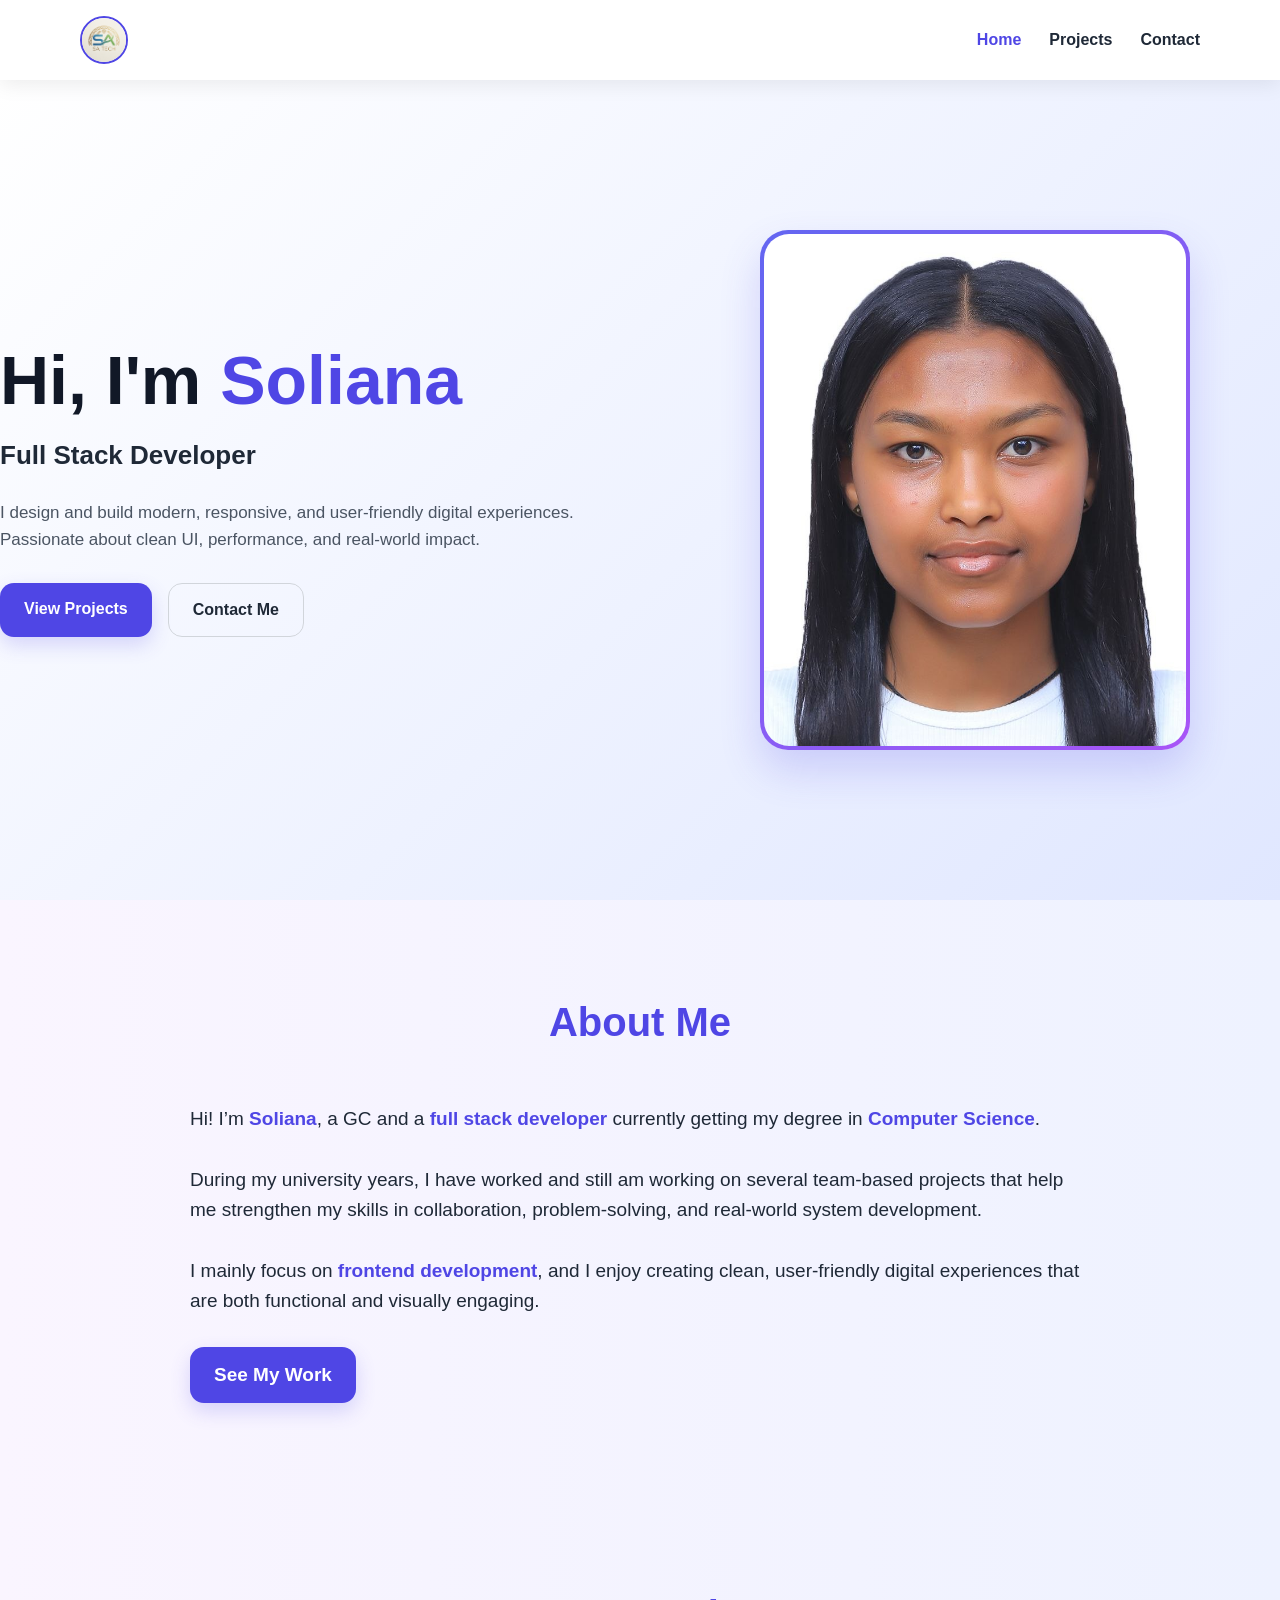
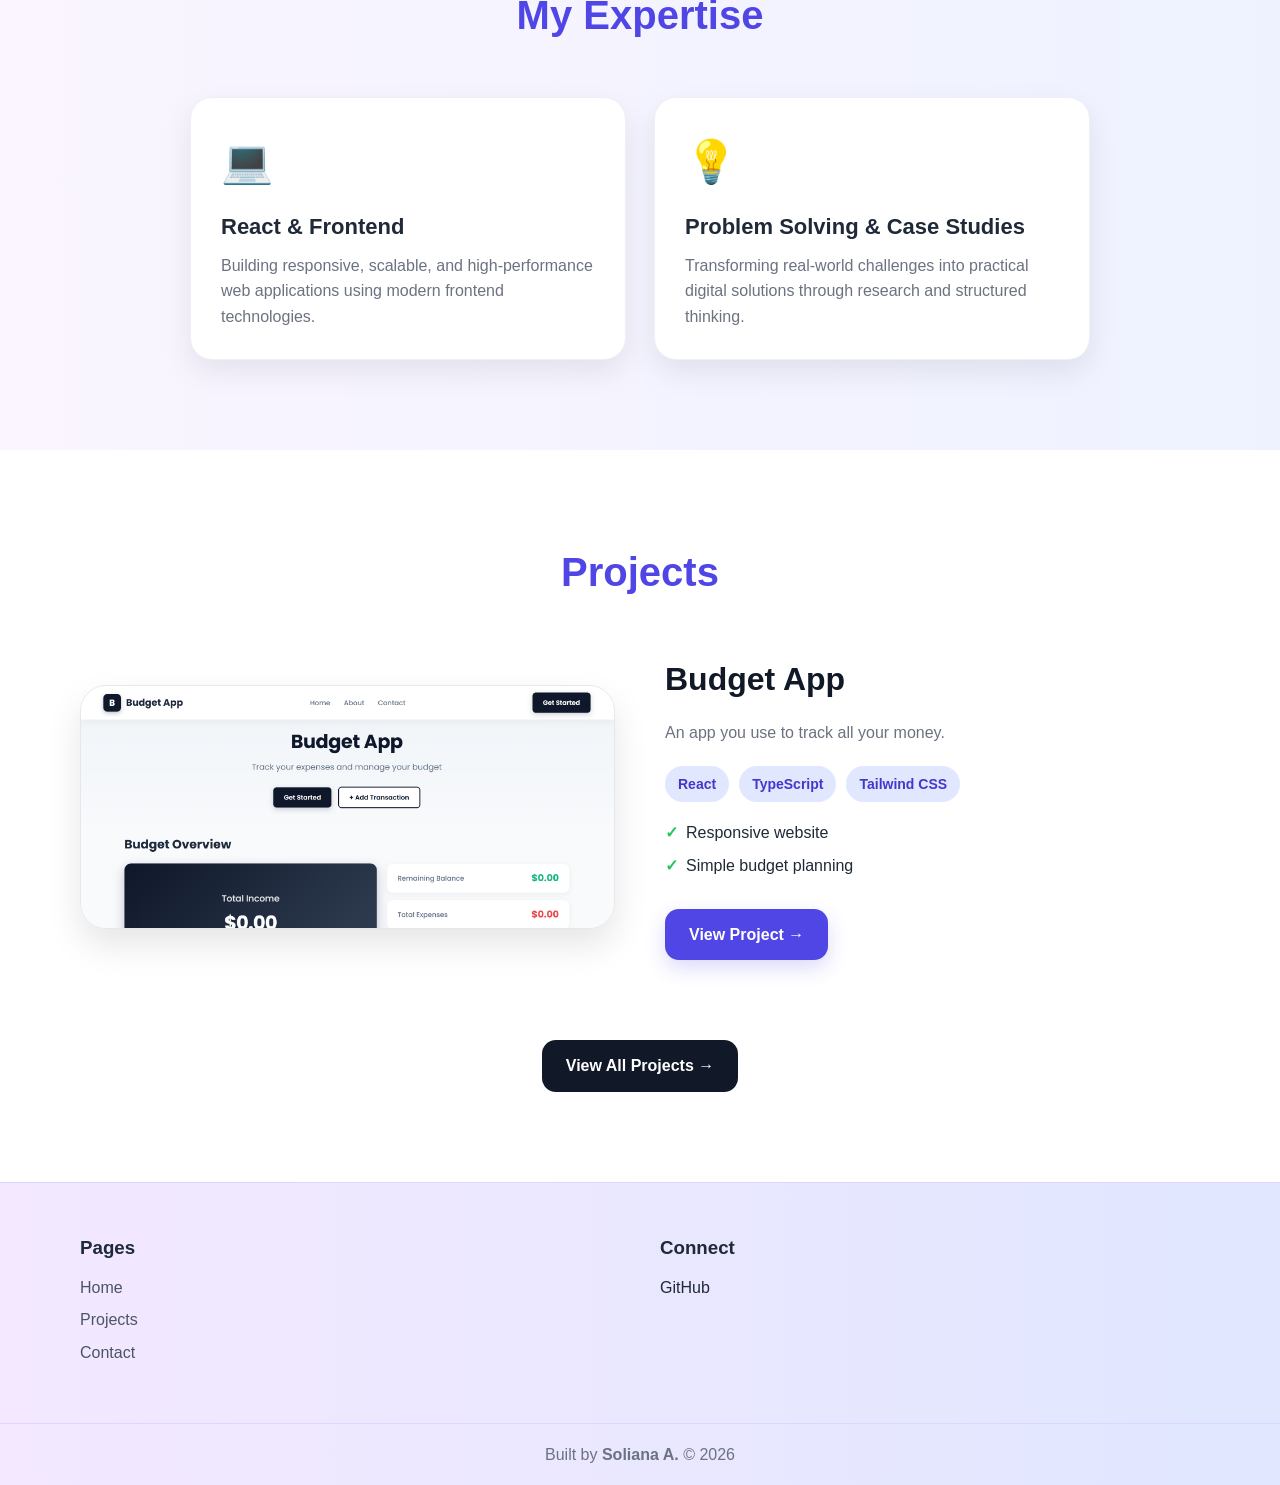
<file: Module02/Day5/portfolio-html/index.html>
<!DOCTYPE html>
<html lang="en">
<head>
<meta charset="UTF-8">
<meta name="viewport" content="width=device-width,initial-scale=1.0">
<title>Soliana | Full Stack Developer</title>
<link rel="stylesheet" href="style.css">
</head>
<body>
<header>
<div class="container navbar">
<a href="index.html">
<img class="logo" src="assets/SAlogo.jpg" alt="Soliana logo">
</a>
<nav>
<ul class="nav-links">
<li>
<a class="active" href="index.html">Home</a>
</li>
<li>
<a href="projects.html">Projects</a>
</li>
<li>
<a href="contact.html">Contact</a>
</li>
</ul>
</nav>
<button class="menu-btn" aria-label="Open menu">☰</button>
</div>
<div class="mobile-menu">
<a href="index.html">Home</a>
<a href="projects.html">Projects</a>
<a href="contact.html">Contact</a>
</div>
</header>
<main>
<section id="home" class="hero">
<div class="container" style="display:contents">
<div class="fade">
<h1>Hi, I'm <span>Soliana</span>
</h1>
<h2>Full Stack Developer</h2>
<p>I design and build modern, responsive, and user-friendly digital experiences. Passionate about clean UI, performance, and real-world impact.</p>
<div class="buttons">
<a class="btn btn-primary" href="#projects">View Projects</a>
<a class="btn btn-outline" href="contact.html">Contact Me</a>
</div>
</div>
<div class="hero-image-wrap fade">
<img class="hero-image" src="assets/idphoto.jpg" alt="Soliana">
</div>
</div>
</section>
<section id="about" class="section soft">
<div class="container">
<h2 class="section-title">About Me</h2>
<div class="about-text">
<p>Hi! I’m <strong>Soliana</strong>, a GC and a <strong>full stack developer</strong> currently getting my degree in <strong>Computer Science</strong>.</p>
<br>
<p>During my university years, I have worked and still am working on several team-based projects that help me strengthen my skills in collaboration, problem-solving, and real-world system development.</p>
<br>
<p>I mainly focus on <strong>frontend development</strong>, and I enjoy creating clean, user-friendly digital experiences that are both functional and visually engaging.</p>
<div class="buttons">
<a class="btn btn-primary" href="#projects">See My Work</a>
</div>
</div>
</div>
</section>
<section id="skills" class="section soft">
<div class="container">
<h2 class="section-title">My Expertise</h2>
<div class="skills">
<article class="skill-card">
<div class="skill-icon">💻</div>
<h3>React & Frontend</h3>
<p class="muted">Building responsive, scalable, and high-performance web applications using modern frontend technologies.</p>
</article>
<article class="skill-card">
<div class="skill-icon">💡</div>
<h3>Problem Solving & Case Studies</h3>
<p class="muted">Transforming real-world challenges into practical digital solutions through research and structured thinking.</p>
</article>
</div>
</div>
</section>
<section id="projects" class="section">
<div class="container">
<h2 class="section-title">Projects</h2>
<div class="project-row">
<div class="project-image">
<img src="assets/Bimage1.png" alt="Budget App">
</div>
<div class="project-content">
<h3>Budget App</h3>
<p class="muted">An app you use to track all your money.</p>
<div class="tags">
<span class="tag">React</span>
<span class="tag">TypeScript</span>
<span class="tag">Tailwind CSS</span>
</div>
<ul class="features">
<li>Responsive website</li>
<li>Simple budget planning</li>
</ul>
<div class="buttons">
<a class="btn btn-primary" href="budgeting-app.html">View Project →</a>
</div>
</div>
</div>
<div style="text-align:center">
<a class="btn" style="background:#111827;color:#fff" href="projects.html">View All Projects →</a>
</div>
</div>
</section>
</main>
<footer>
<div class="container footer-grid">
<div>
<h3>Pages</h3>
<ul>
<li>
<a href="index.html">Home</a>
</li>
<li>
<a href="projects.html">Projects</a>
</li>
<li>
<a href="contact.html">Contact</a>
</li>
</ul>
</div>
<div>
<h3>Connect</h3>
<a href="https://github.com/Soliana109/IBT-Codeop" target="_blank">GitHub</a>
</div>
</div>
<div class="copyright">Built by <strong>Soliana A.</strong> © 2026</div>
</footer>
<script src="script.js">
</script>
</body>
</html>
</file>
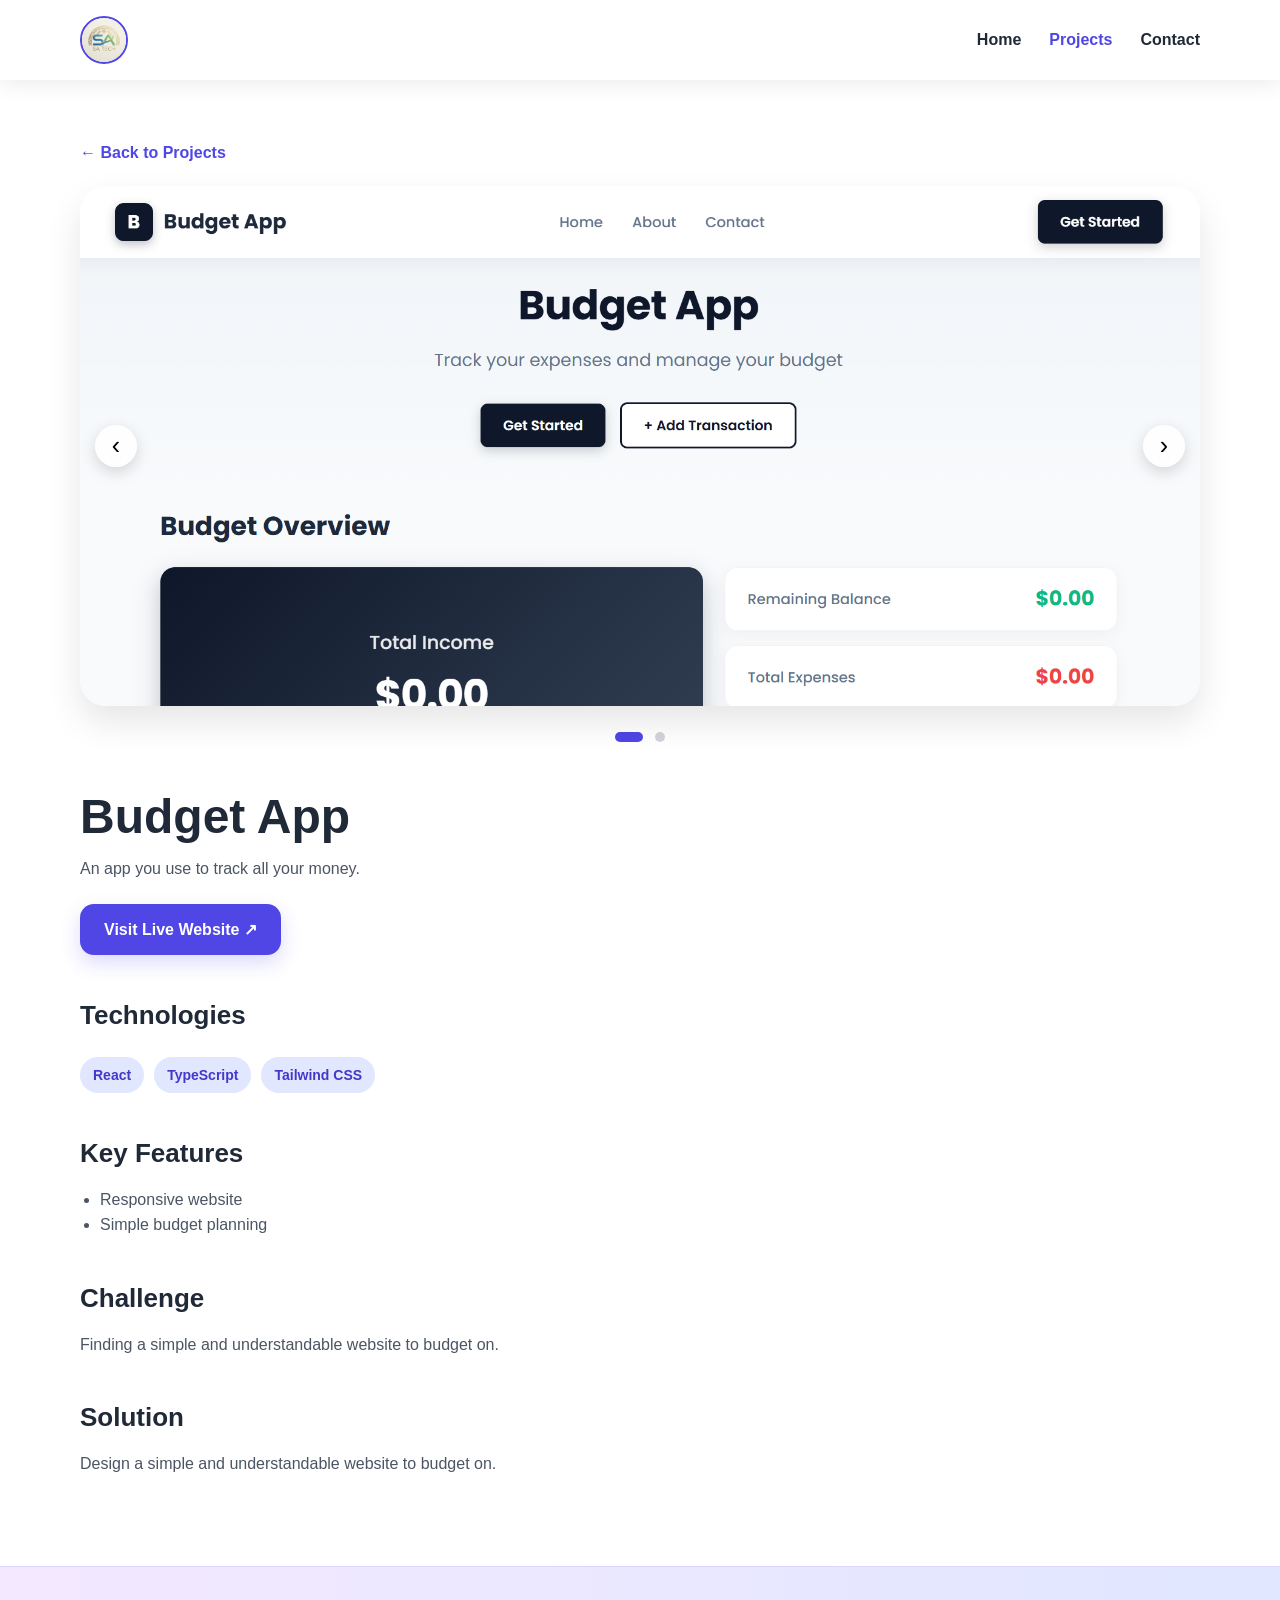
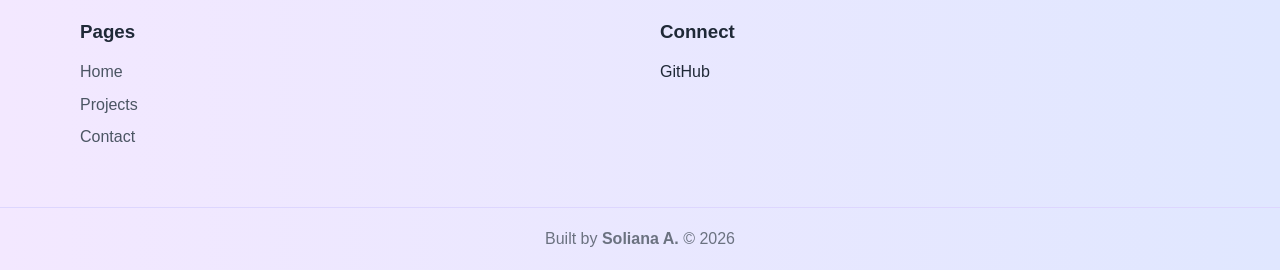
<file: Module02/Day5/portfolio-html/budgeting-app.html>
<!DOCTYPE html>
<html lang="en">
<head>
<meta charset="UTF-8">
<meta name="viewport" content="width=device-width,initial-scale=1.0">
<title>Budget App | Soliana</title>
<link rel="stylesheet" href="style.css">
</head>
<body>
<header>
<div class="container navbar">
<a href="index.html">
<img class="logo" src="assets/SAlogo.jpg" alt="Soliana logo">
</a>
<nav>
<ul class="nav-links">
<li>
<a href="index.html">Home</a>
</li>
<li>
<a class="active" href="projects.html">Projects</a>
</li>
<li>
<a href="contact.html">Contact</a>
</li>
</ul>
</nav>
<button class="menu-btn">☰</button>
</div>
<div class="mobile-menu">
<a href="index.html">Home</a>
<a href="projects.html">Projects</a>
<a href="contact.html">Contact</a>
</div>
</header>
<main>
<section class="container detail">
<a class="back" href="projects.html">← Back to Projects</a>
<div class="gallery">
<button class="arrow left">‹</button>
<div class="gallery-track">
<img src="assets/Bimage1.png" alt="Budget App screenshot 1">
<img src="assets/Bimage2.png" alt="Budget App screenshot 2">
</div>
<button class="arrow right">›</button>
</div>
<div class="dots">
<button class="dot active">
</button>
<button class="dot">
</button>
</div>
<h1>Budget App</h1>
<p>An app you use to track all your money.</p>
<a class="btn btn-primary" style="margin-top:22px" href="https://budget-website-two.vercel.app/" target="_blank">Visit Live Website ↗</a>
<h2>Technologies</h2>
<div class="tags">
<span class="tag">React</span>
<span class="tag">TypeScript</span>
<span class="tag">Tailwind CSS</span>
</div>
<h2>Key Features</h2>
<ul>
<li>Responsive website</li>
<li>Simple budget planning</li>
</ul>
<h2>Challenge</h2>
<p>Finding a simple and understandable website to budget on.</p>
<h2>Solution</h2>
<p>Design a simple and understandable website to budget on.</p>
</section>
</main>
<footer>
<div class="container footer-grid">
<div>
<h3>Pages</h3>
<ul>
<li>
<a href="index.html">Home</a>
</li>
<li>
<a href="projects.html">Projects</a>
</li>
<li>
<a href="contact.html">Contact</a>
</li>
</ul>
</div>
<div>
<h3>Connect</h3>
<a href="https://github.com/Soliana109/IBT-Codeop" target="_blank">GitHub</a>
</div>
</div>
<div class="copyright">Built by <strong>Soliana A.</strong> © 2026</div>
</footer>
<script src="script.js">
</script>
</body>
</html>
</file>
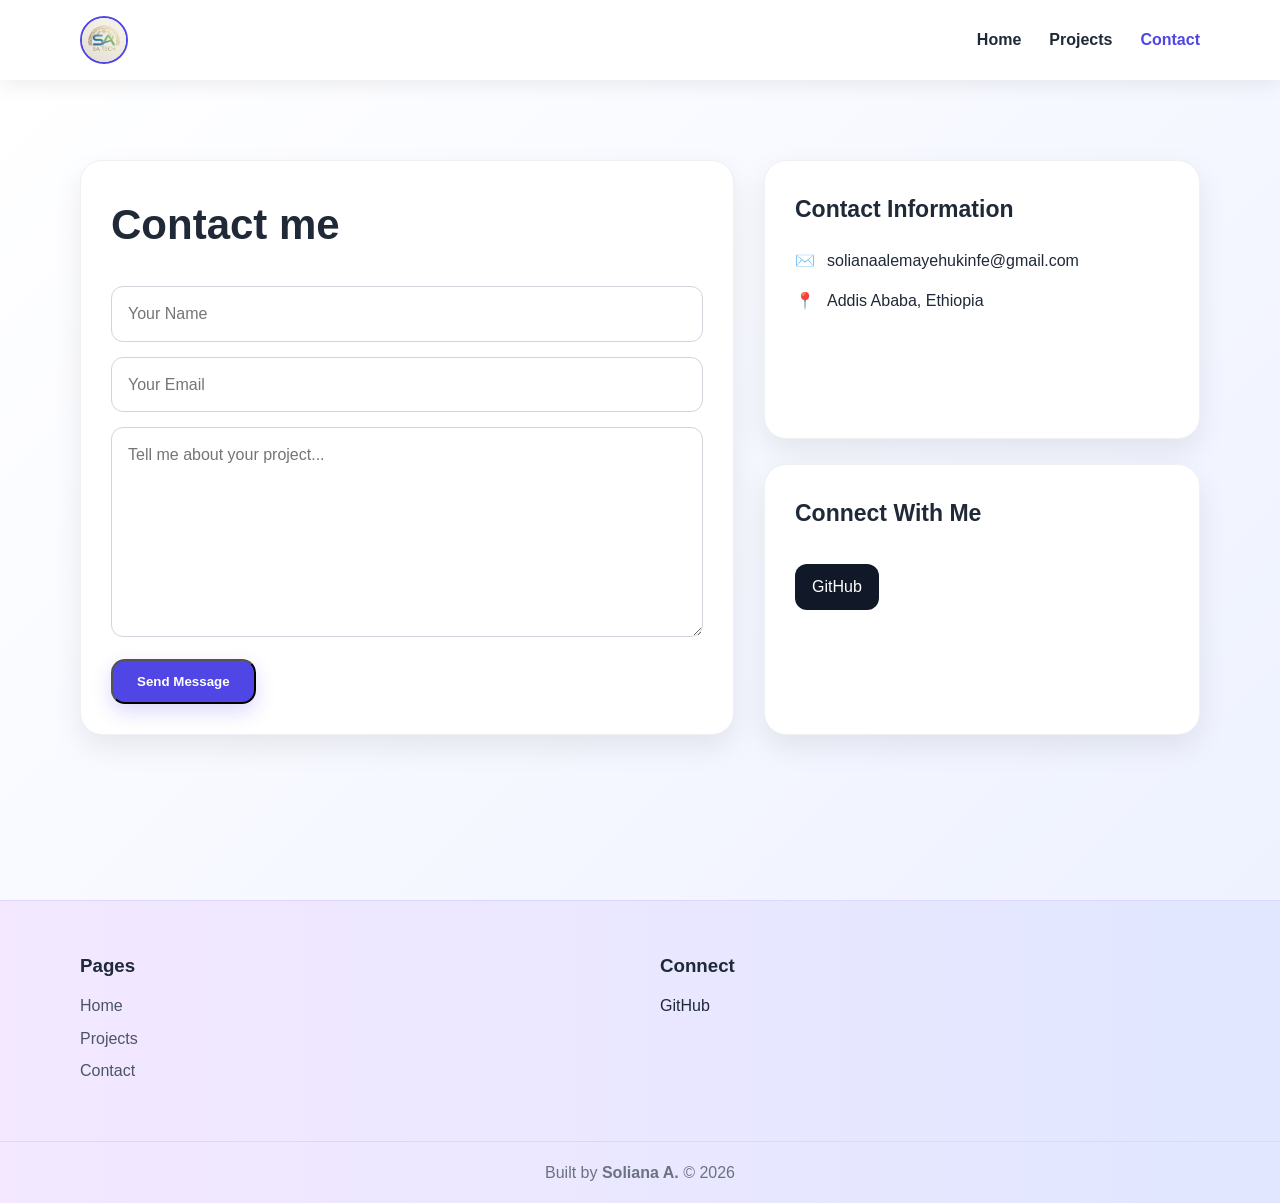
<file: Module02/Day5/portfolio-html/contact.html>
<!DOCTYPE html>
<html lang="en">
<head>
<meta charset="UTF-8">
<meta name="viewport" content="width=device-width,initial-scale=1.0">
<title>Contact | Soliana</title>
<link rel="stylesheet" href="style.css">
</head>
<body>
<header>
<div class="container navbar">
<a href="index.html">
<img class="logo" src="assets/SAlogo.jpg" alt="Soliana logo">
</a>
<nav>
<ul class="nav-links">
<li>
<a href="index.html">Home</a>
</li>
<li>
<a href="projects.html">Projects</a>
</li>
<li>
<a class="active" href="contact.html">Contact</a>
</li>
</ul>
</nav>
<button class="menu-btn">☰</button>
</div>
<div class="mobile-menu">
<a href="index.html">Home</a>
<a href="projects.html">Projects</a>
<a href="contact.html">Contact</a>
</div>
</header>
<main>
<section class="contact-section">
<div class="container contact-grid">
<div class="contact-card">
<h1>Contact me</h1>
<form class="form" action="https://formspree.io/f/xkoaaroz" method="POST">
<input type="text" name="name" placeholder="Your Name" required>
<input type="email" name="email" placeholder="Your Email" required>
<textarea name="message" rows="7" placeholder="Tell me about your project..." required>
</textarea>
<button class="btn btn-primary" type="submit">Send Message</button>
</form>
</div>
<div class="info">
<div class="contact-card">
<h2>Contact Information</h2>
<div class="info-item">✉️ <a href="mailto:solianaalemayehukinfe@gmail.com">solianaalemayehukinfe@gmail.com</a>
</div>
<div class="info-item" style="margin-top:15px">📍 <span>Addis Ababa, Ethiopia</span>
</div>
</div>
<div class="contact-card">
<h2>Connect With Me</h2>
<a class="social-btn" href="https://github.com/Soliana109/IBT-Codeop" target="_blank">GitHub</a>
</div>
</div>
</div>
</section>
</main>
<footer>
<div class="container footer-grid">
<div>
<h3>Pages</h3>
<ul>
<li>
<a href="index.html">Home</a>
</li>
<li>
<a href="projects.html">Projects</a>
</li>
<li>
<a href="contact.html">Contact</a>
</li>
</ul>
</div>
<div>
<h3>Connect</h3>
<a href="https://github.com/Soliana109/IBT-Codeop" target="_blank">GitHub</a>
</div>
</div>
<div class="copyright">Built by <strong>Soliana A.</strong> © 2026</div>
</footer>
<script src="script.js">
</script>
</body>
</html>
</file>
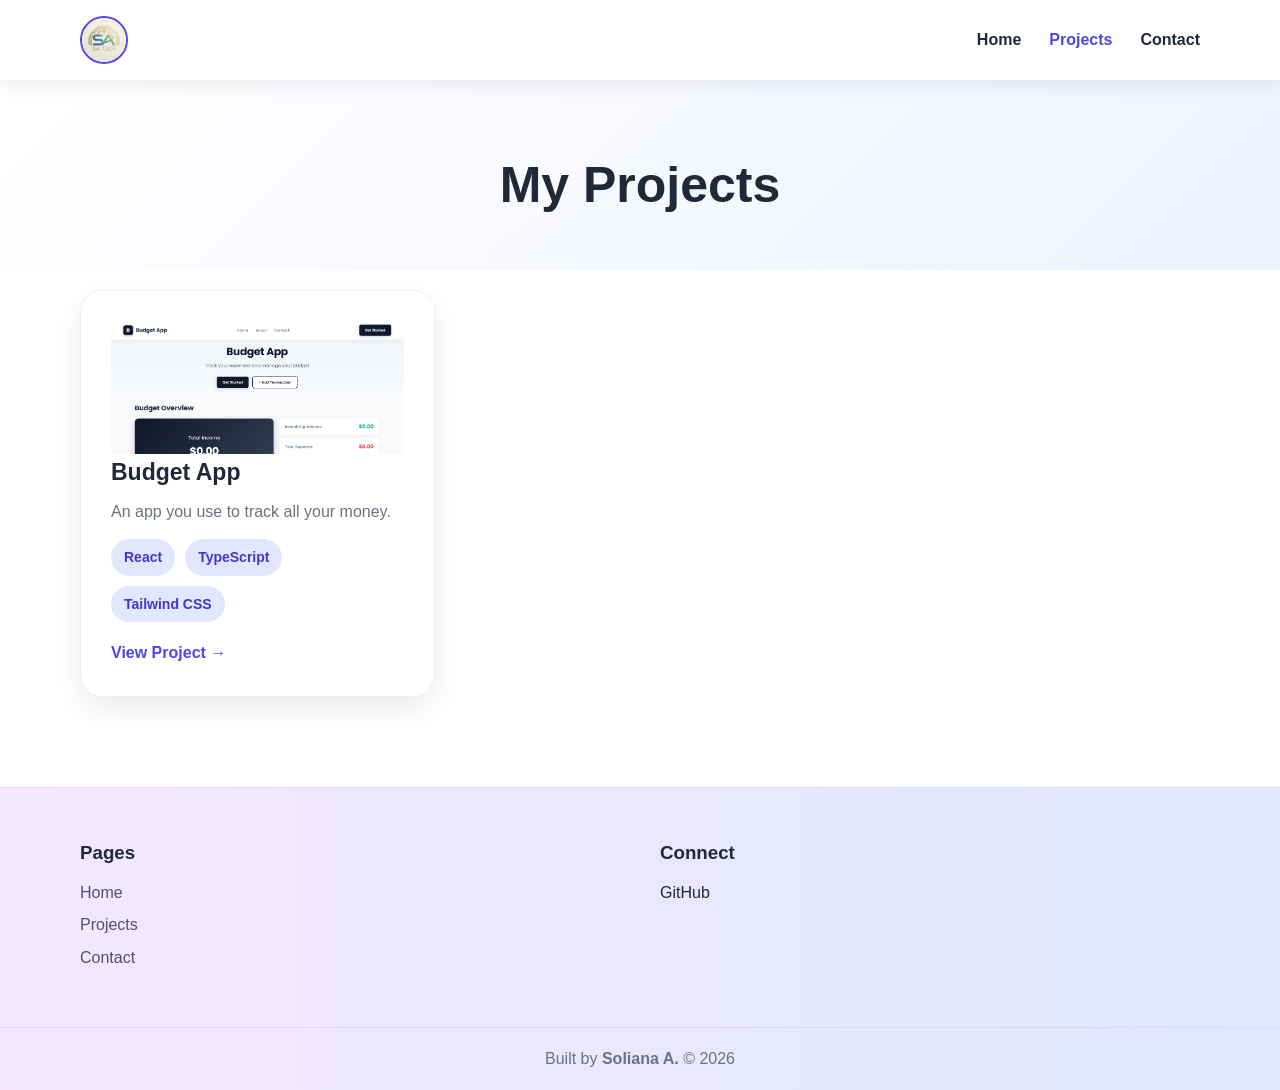
<file: Module02/Day5/portfolio-html/projects.html>
<!DOCTYPE html>
<html lang="en">
<head>
<meta charset="UTF-8">
<meta name="viewport" content="width=device-width,initial-scale=1.0">
<title>Projects | Soliana</title>
<link rel="stylesheet" href="style.css">
</head>
<body>
<header>
<div class="container navbar">
<a href="index.html">
<img class="logo" src="assets/SAlogo.jpg" alt="Soliana logo">
</a>
<nav>
<ul class="nav-links">
<li>
<a href="index.html">Home</a>
</li>
<li>
<a class="active" href="projects.html">Projects</a>
</li>
<li>
<a href="contact.html">Contact</a>
</li>
</ul>
</nav>
<button class="menu-btn">☰</button>
</div>
<div class="mobile-menu">
<a href="index.html">Home</a>
<a href="projects.html">Projects</a>
<a href="contact.html">Contact</a>
</div>
</header>
<main>
<section class="page-hero">
<div class="container">
<h1>My Projects</h1>
</div>
</section>
<section class="container project-grid">
<article class="project-card">
<img src="assets/Bimage1.png" alt="Budget App">
<h3>Budget App</h3>
<p class="muted">An app you use to track all your money.</p>
<div class="tags">
<span class="tag">React</span>
<span class="tag">TypeScript</span>
<span class="tag">Tailwind CSS</span>
</div>
<a class="project-link" href="budgeting-app.html">View Project →</a>
</article>
</section>
</main>
<footer>
<div class="container footer-grid">
<div>
<h3>Pages</h3>
<ul>
<li>
<a href="index.html">Home</a>
</li>
<li>
<a href="projects.html">Projects</a>
</li>
<li>
<a href="contact.html">Contact</a>
</li>
</ul>
</div>
<div>
<h3>Connect</h3>
<a href="https://github.com/Soliana109/IBT-Codeop" target="_blank">GitHub</a>
</div>
</div>
<div class="copyright">Built by <strong>Soliana A.</strong> © 2026</div>
</footer>
<script src="script.js">
</script>
</body>
</html>
</file>
<file: Module02/Day5/portfolio-html/style.css>
*{
    box-sizing:border-box;
    margin:0;
    padding:0}

html{
    scroll-behavior:smooth}

body{
    font-family:Inter,Arial,sans-serif;
    color:#1f2937;
    background:#fff;
    line-height:1.6}

a{
    text-decoration:none;
    color:inherit}

img{
    max-width:100%;
    display:block}

.container{
    width:min(1120px,calc(100% - 48px));
    margin:auto}

header{
    position:fixed;
    top:0;
    left:0;
    width:100%;
    z-index:100;
    background:rgba(255,255,255,.86);
    backdrop-filter:blur(12px);
    box-shadow:0 4px 20px rgba(0,0,0,.08)}

.navbar{
    min-height:80px;
    display:flex;
    align-items:center;
    justify-content:space-between}

.logo{
    width:48px;
    height:48px;
    border-radius:50%;
    object-fit:cover;
    border:2px solid #4f46e5}

.nav-links{
    display:flex;
    gap:28px;
    list-style:none;
    font-weight:600}

.nav-links a:hover,.nav-links a.active{
    color:#4f46e5}

.menu-btn{
    display:none;
    border:0;
    background:none;
    font-size:28px;
    cursor:pointer}

.mobile-menu{
    display:none}

main{
    padding-top:80px}

.hero{
    min-height:calc(100vh - 80px);
    display:grid;
    grid-template-columns:1fr 1fr;
    align-items:center;
    gap:60px;
    padding:70px 0;
    background:linear-gradient(135deg,#fff 0%,#eef2ff 55%,#e0e7ff 100%)}

.hero h1{
    font-size:clamp(42px,6vw,68px);
    line-height:1.08;
    color:#111827}

.hero h1 span{
    color:#4f46e5}

.hero h2{
    font-size:26px;
    margin-top:18px}

.hero p{
    max-width:590px;
    margin-top:22px;
    color:#4b5563;
    font-size:17px}

.buttons{
    display:flex;
    gap:16px;
    flex-wrap:wrap;
    margin-top:30px}

.btn{
    display:inline-block;
    padding:13px 24px;
    border-radius:14px;
    font-weight:600;
    transition:.25s}

.btn-primary{
    background:#4f46e5;
    color:#fff;
    box-shadow:0 8px 20px rgba(79,70,229,.2)}

.btn-primary:hover{
    background:#4338ca;
    transform:translateY(-2px)}

.btn-outline{
    border:1px solid #d1d5db}

.btn-outline:hover{
    background:#f3f4f6}

.hero-image-wrap{
    width:min(100%,430px);
    height:520px;
    margin:auto;
    padding:4px;
    border-radius:28px;
    background:linear-gradient(135deg,#6366f1,#a855f7);
    box-shadow:0 20px 40px rgba(79,70,229,.2)}

.hero-image{
    width:100%;
    height:100%;
    object-fit:cover;
    border-radius:25px}

.section{
    padding:90px 0}

.soft{
    background:linear-gradient(90deg,#faf5ff,#eef2ff)}

.section-title{
    text-align:center;
    font-size:40px;
    color:#4f46e5;
    margin-bottom:50px}

.about-text{
    font-size:19px;
    max-width:900px;
    margin:auto}

.about-text strong{
    color:#4f46e5}

.skills{
    display:grid;
    grid-template-columns:repeat(2,1fr);
    gap:28px;
    max-width:900px;
    margin:auto}

.skill-card,.project-card,.contact-card{
    background:#fff;
    border-radius:22px;
    padding:30px;
    box-shadow:0 12px 30px rgba(0,0,0,.08);
    border:1px solid #eef0f5;
    transition:.3s}

.skill-card:hover,.project-card:hover{
    transform:translateY(-6px);
    box-shadow:0 20px 40px rgba(0,0,0,.12)}

.skill-icon{
    font-size:42px}

.skill-card h3{
    margin:14px 0 8px;
    font-size:22px}

.muted{
    color:#6b7280}

.project-row{
    display:grid;
    grid-template-columns:1fr 1fr;
    gap:50px;
    align-items:center;
    margin-bottom:80px}

.project-row.reverse .project-image{
    order:2}

.project-row.reverse .project-content{
    order:1}

.project-image{
    overflow:hidden;
    border-radius:26px;
    border:1px solid #e5e7eb;
    box-shadow:0 16px 35px rgba(0,0,0,.1)}

.project-image img{
    width:100%;
    transition:.5s}

.project-image:hover img{
    transform:scale(1.04)}

.project-content h3{
    font-size:32px;
    color:#111827}

.project-content p{
    margin-top:15px}

.tags{
    display:flex;
    gap:10px;
    flex-wrap:wrap;
    margin-top:20px}

.tag{
    background:#e0e7ff;
    color:#4338ca;
    padding:7px 13px;
    border-radius:999px;
    font-size:14px;
    font-weight:600}

.features{
    list-style:none;
    margin-top:18px}

.features li{
    margin:7px 0}

.features li::before{
    content:'✓';
    color:#22c55e;
    font-weight:bold;
    margin-right:8px}

.page-hero{
    text-align:center;
    padding:65px 0 45px;
    background:linear-gradient(135deg,#fff,#eef2ff)}

.page-hero h1{
    font-size:50px}

.project-grid{
    display:grid;
    grid-template-columns:repeat(3,1fr);
    gap:28px;
    padding:20px 0 90px}

.project-card h3{
    font-size:23px}

.project-card p{
    margin-top:8px}

.project-card .tags{
    margin-top:15px}

.project-link{
    display:inline-block;
    margin-top:18px;
    color:#4f46e5;
    font-weight:700}

.project-link:hover{
    text-decoration:underline}

.contact-section{
    min-height:calc(100vh - 80px);
    padding:80px 0;
    background:linear-gradient(135deg,#fff,#eef2ff);
    position:relative}

.contact-grid{
    display:grid;
    grid-template-columns:1.2fr .8fr;
    gap:30px}

.contact-card h1{
    font-size:42px}

.contact-card h2{
    font-size:23px;
    margin-bottom:20px}

.form{
    margin-top:28px}

.form input,.form textarea{
    width:100%;
    padding:14px 16px;
    margin-bottom:15px;
    border:1px solid #d1d5db;
    border-radius:12px;
    font:inherit;
    outline:none}

.form input:focus,.form textarea:focus{
    border-color:#6366f1;
    box-shadow:0 0 0 3px rgba(99,102,241,.12)}

.form textarea{
    resize:vertical}

.info{
    display:grid;
    gap:25px}

.info-item{
    display:flex;
    gap:12px;
    align-items:center}

.social-btn{
    display:inline-block;
    margin-top:12px;
    background:#111827;
    color:#fff;
    padding:10px 17px;
    border-radius:12px}

.success{
    padding:50px;
    text-align:center}

.success h1{
    color:#22c55e}

.detail{
    padding:60px 0 90px}

.back{
    display:inline-block;
    margin-bottom:20px;
    color:#4f46e5;
    font-weight:600}

.gallery{
    position:relative}

.gallery-track{
    display:flex;
    overflow:hidden;
    border-radius:26px;
    box-shadow:0 16px 35px rgba(0,0,0,.1)}

.gallery-track img{
    min-width:100%;
    height:520px;
    object-fit:cover}

.arrow{
    position:absolute;
    top:50%;
    transform:translateY(-50%);
    border:0;
    background:rgba(255,255,255,.88);
    width:42px;
    height:42px;
    border-radius:50%;
    font-size:25px;
    cursor:pointer;
    box-shadow:0 5px 15px rgba(0,0,0,.15);
    z-index:2}

.arrow.left{
    left:15px}

.arrow.right{
    right:15px}

.dots{
    text-align:center;
    margin:18px 0}

.dot{
    border:0;
    width:10px;
    height:10px;
    border-radius:50%;
    background:#d1d5db;
    margin:0 4px;
    cursor:pointer}

.dot.active{
    width:28px;
    border-radius:8px;
    background:#4f46e5}

.detail h1{
    font-size:48px;
    margin-top:30px}

.detail h2{
    font-size:26px;
    margin-top:40px;
    margin-bottom:12px}

.detail p{
    color:#4b5563}

.detail ul{
    padding-left:20px;
    color:#4b5563}

footer{
    background:linear-gradient(90deg,#f3e8ff,#e0e7ff);
    border-top:1px solid #ddd6fe}

.footer-grid{
    display:grid;
    grid-template-columns:1fr 1fr;
    gap:40px;
    padding:50px 0}

.footer-grid h3{
    margin-bottom:12px}

.footer-grid ul{
    list-style:none}

.footer-grid li{
    margin:7px 0;
    color:#4b5563}

.footer-grid a:hover{
    color:#4f46e5}

.copyright{
    text-align:center;
    border-top:1px solid #ddd6fe;
    padding:18px;
    color:#6b7280}

@media(max-width:800px){
    .container{
    width:min(100% - 32px,620px)}

.nav-links{
    display:none}

.menu-btn{
    display:block}

.mobile-menu.open{
    display:block;
    background:#fff;
    padding:15px 16px}

.mobile-menu a{
    display:block;
    padding:10px 0;
    font-weight:600}

.hero,.project-row,.contact-grid{
    grid-template-columns:1fr}

.hero{
    padding:55px 0}

.hero-image-wrap{
    height:430px}

.project-row.reverse .project-image,.project-row.reverse .project-content{
    order:initial}

.project-grid{
    grid-template-columns:1fr}

.skills{
    grid-template-columns:1fr}

.section-title{
    font-size:34px}

.page-hero h1{
    font-size:40px}

.detail h1{
    font-size:38px}

.gallery-track img{
    height:350px}

.footer-grid{
    grid-template-columns:1fr}
}

@media(prefers-reduced-motion:no-preference){
    .fade{
    animation:fade .7s ease both}

@keyframes fade{
    from{
    opacity:0;
    transform:translateY(15px)}

to{
    opacity:1;
    transform:none}
}
}
</file>
